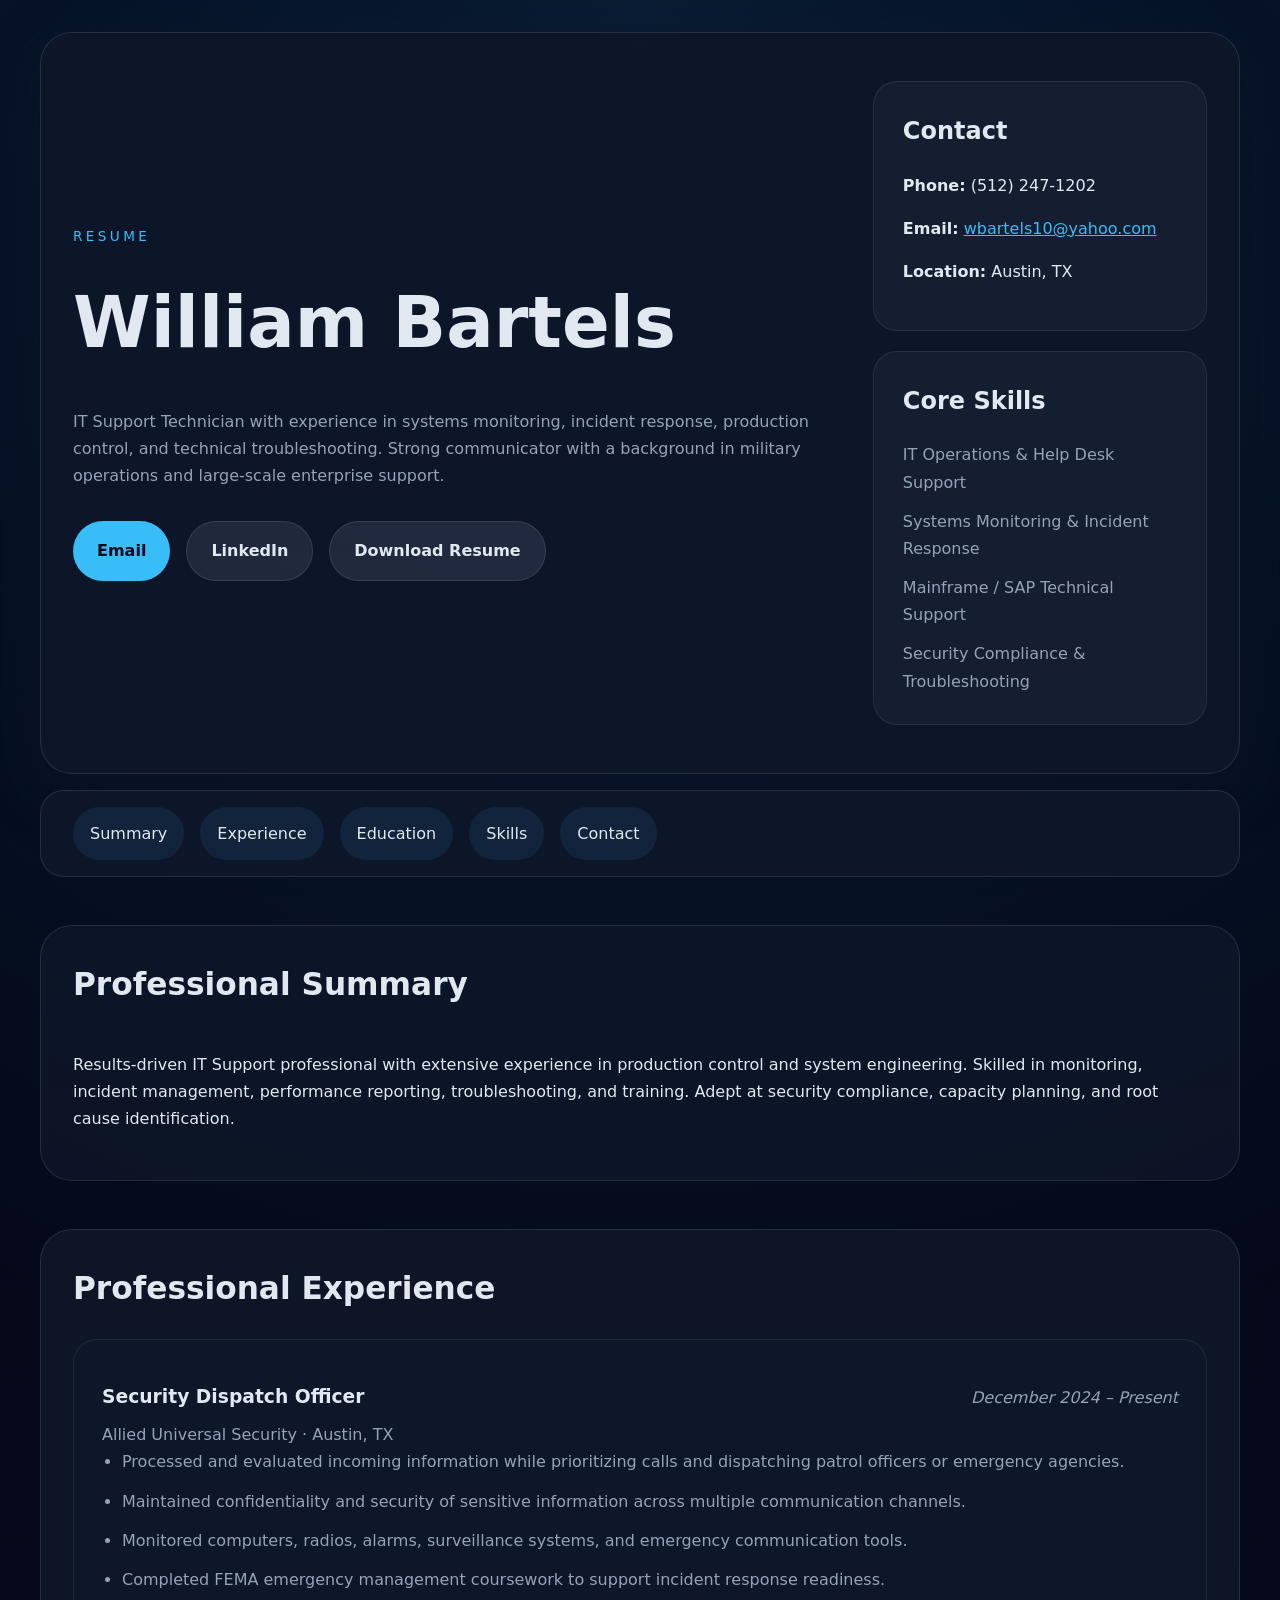
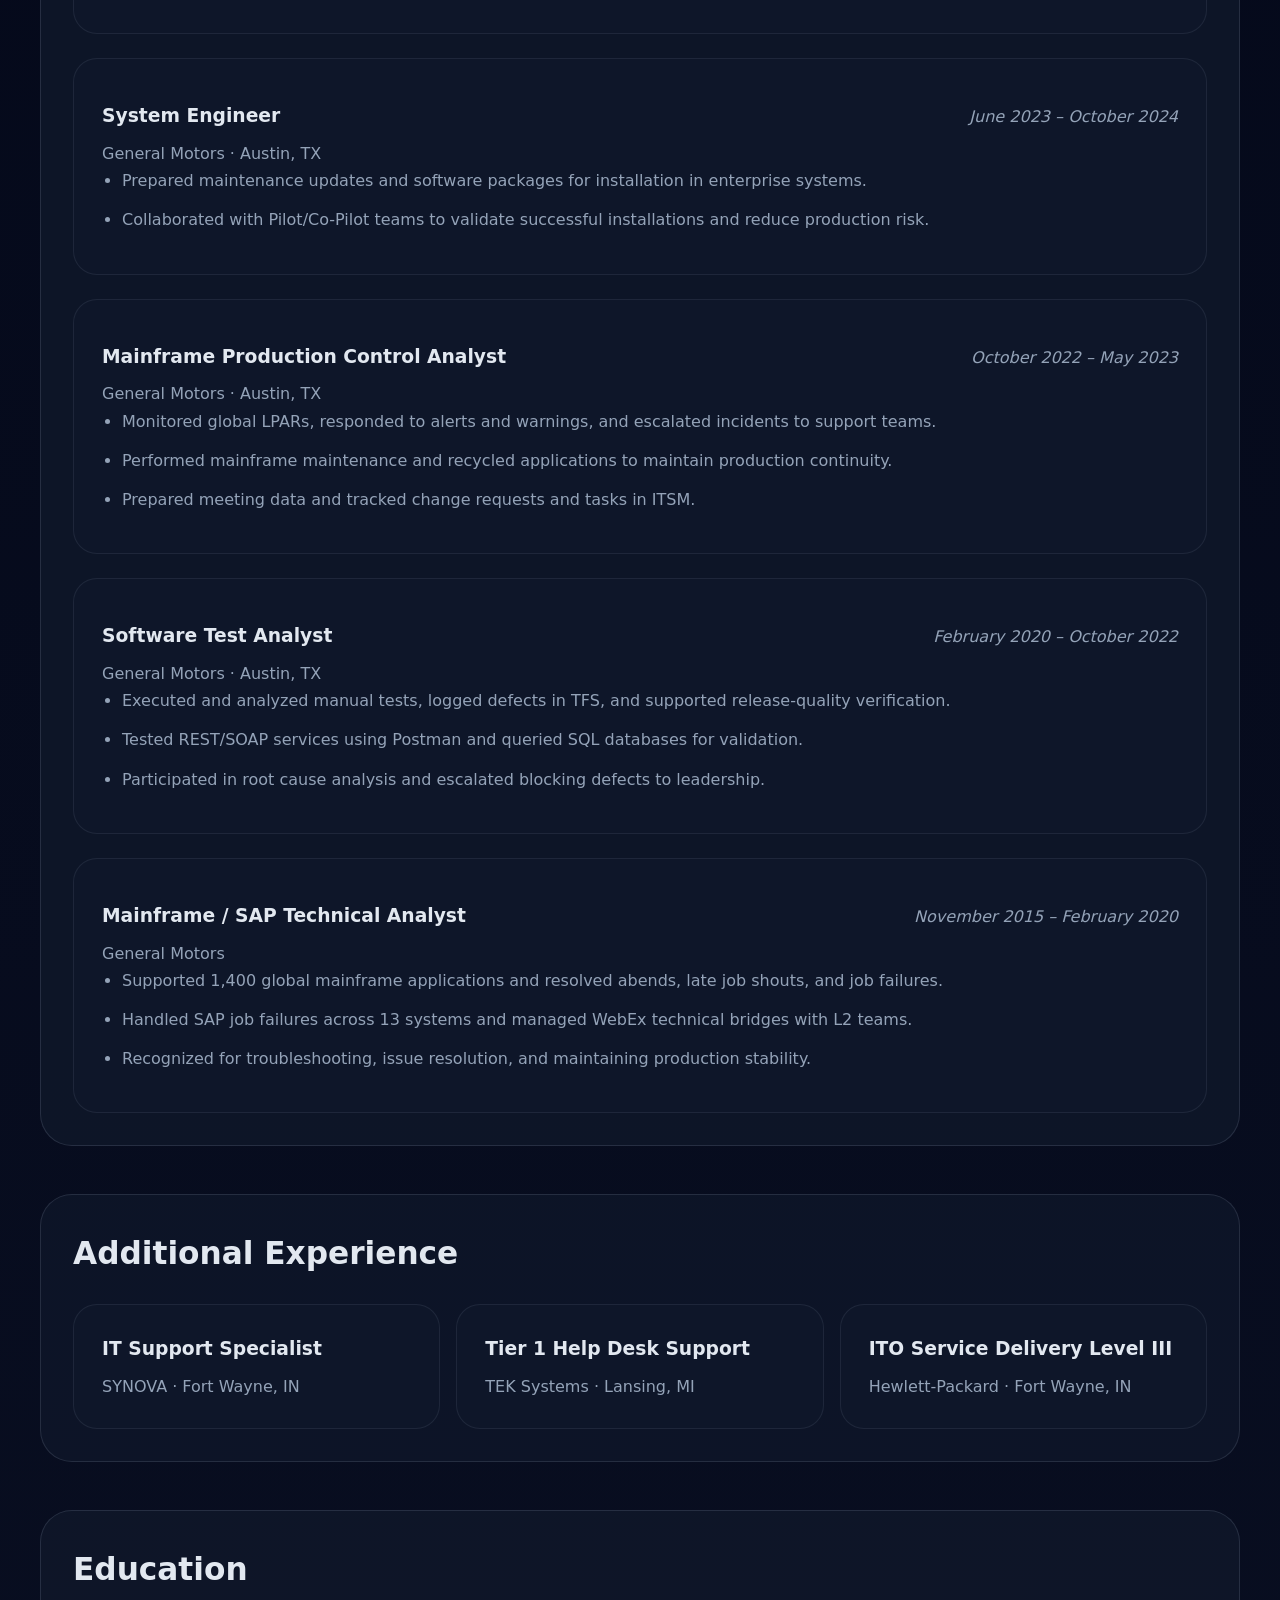
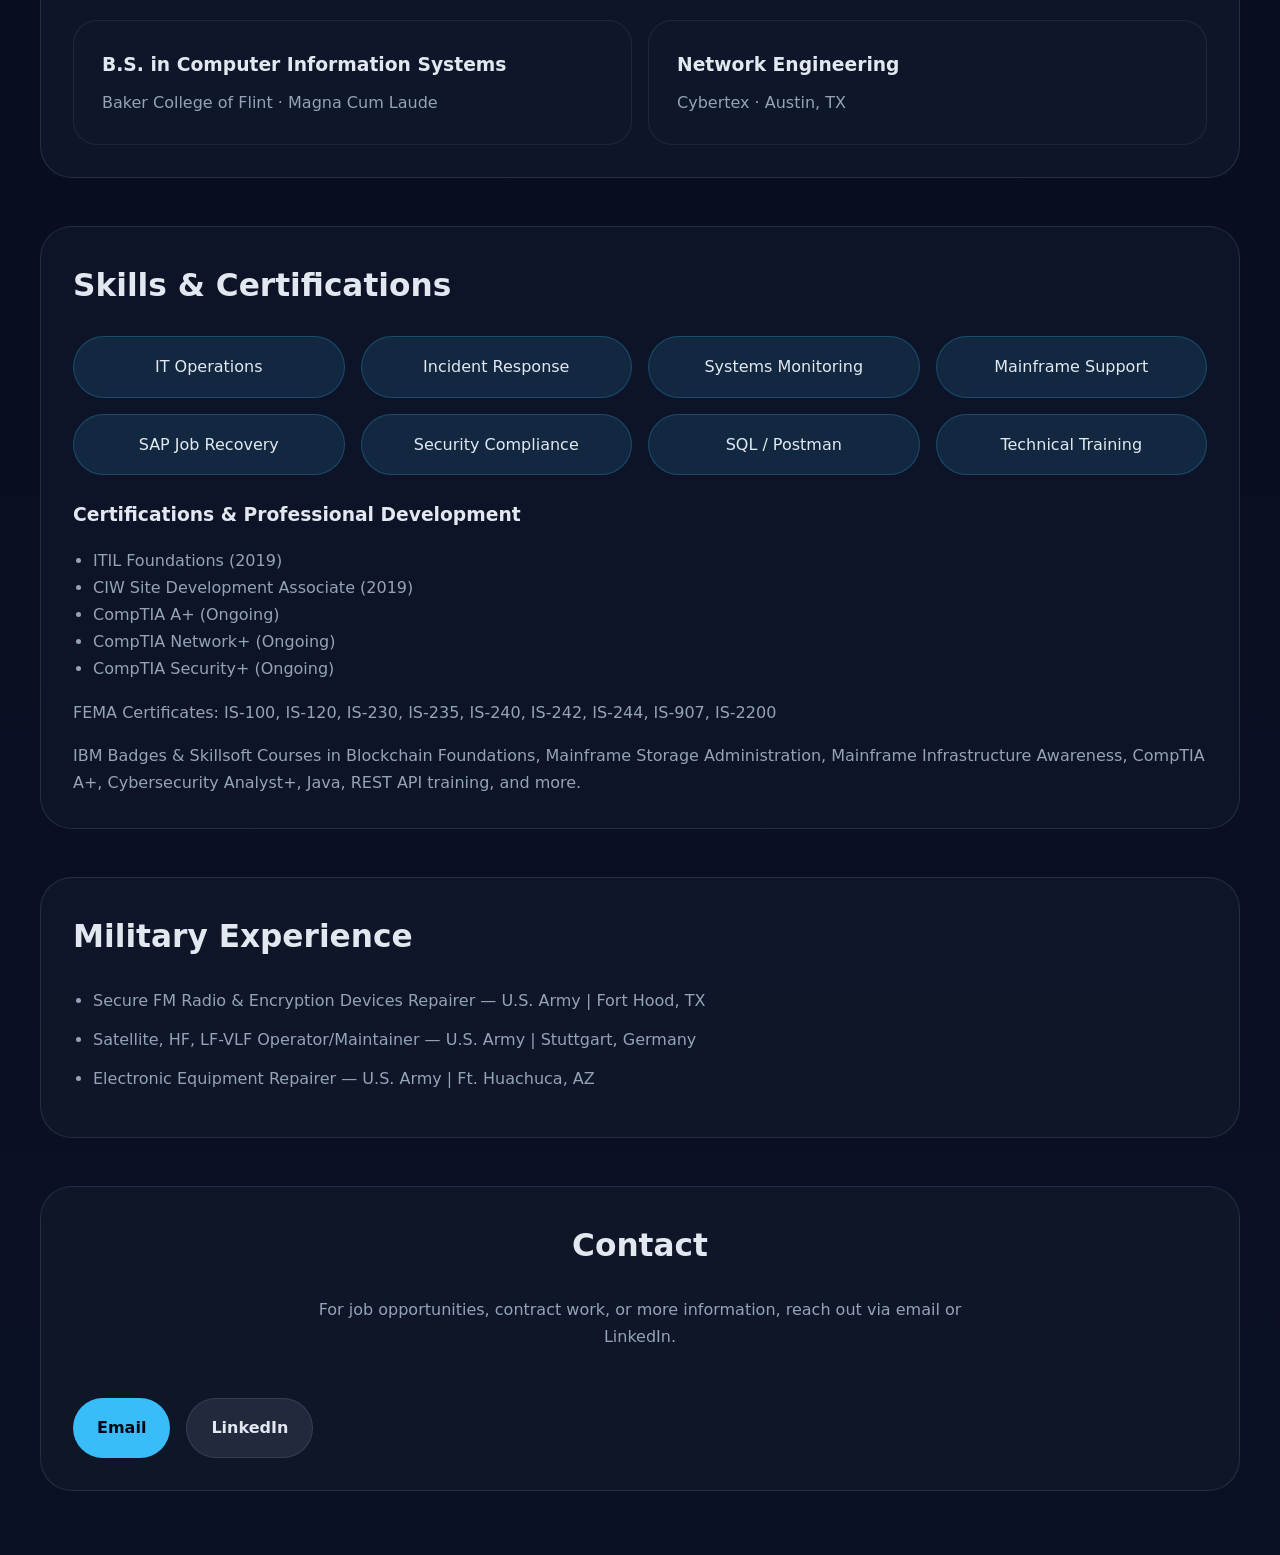
<file: index.html>
<!DOCTYPE html>
<html lang="en">
<head>
  <meta charset="UTF-8" />
  <meta name="viewport" content="width=device-width, initial-scale=1.0" />
  <title>William Bartels | IT Support Technician</title>
  <link rel="stylesheet" href="styles.css" />
</head>
<body>
  <div class="site-shell">
    <header class="hero">
      <div class="hero-content">
        <p class="eyebrow">Resume</p>
        <h1>William Bartels</h1>
        <p class="hero-copy">IT Support Technician with experience in systems monitoring, incident response, production control, and technical troubleshooting. Strong communicator with a background in military operations and large-scale enterprise support.</p>
        <div class="hero-actions">
          <a class="btn btn-primary" href="mailto:wbartels10@yahoo.com">Email</a>
          <a class="btn btn-secondary" href="https://www.linkedin.com/in/william-bartels-4a3b2683" target="_blank" rel="noopener">LinkedIn</a>
          <a class="btn btn-secondary" href="resume.pdf" download>Download Resume</a>
        </div>
      </div>
      <div class="hero-meta">
        <div class="meta-card">
          <h2>Contact</h2>
          <p><strong>Phone:</strong> (512) 247-1202</p>
          <p><strong>Email:</strong> <a href="mailto:wbartels10@yahoo.com">wbartels10@yahoo.com</a></p>
          <p><strong>Location:</strong> Austin, TX</p>
        </div>
        <div class="meta-card">
          <h2>Core Skills</h2>
          <ul>
            <li>IT Operations & Help Desk Support</li>
            <li>Systems Monitoring & Incident Response</li>
            <li>Mainframe / SAP Technical Support</li>
            <li>Security Compliance & Troubleshooting</li>
          </ul>
        </div>
      </div>
    </header>

    <nav class="page-nav" aria-label="Resume section navigation">
      <a href="#summary">Summary</a>
      <a href="#experience">Experience</a>
      <a href="#education">Education</a>
      <a href="#skills">Skills</a>
      <a href="#contact">Contact</a>
    </nav>

    <main>
      <section id="summary" class="section section-bg">
        <div class="section-inner">
          <h2>Professional Summary</h2>
          <p>Results-driven IT Support professional with extensive experience in production control and system engineering. Skilled in monitoring, incident management, performance reporting, troubleshooting, and training. Adept at security compliance, capacity planning, and root cause identification.</p>
        </div>
      </section>

      <section id="experience" class="section">
        <div class="section-inner">
          <h2>Professional Experience</h2>

          <article class="experience-card">
            <div class="experience-header">
              <div>
                <h3>Security Dispatch Officer</h3>
                <p class="meta">Allied Universal Security · Austin, TX</p>
              </div>
              <p class="date">December 2024 – Present</p>
            </div>
            <ul>
              <li>Processed and evaluated incoming information while prioritizing calls and dispatching patrol officers or emergency agencies.</li>
              <li>Maintained confidentiality and security of sensitive information across multiple communication channels.</li>
              <li>Monitored computers, radios, alarms, surveillance systems, and emergency communication tools.</li>
              <li>Completed FEMA emergency management coursework to support incident response readiness.</li>
            </ul>
          </article>

          <article class="experience-card">
            <div class="experience-header">
              <div>
                <h3>System Engineer</h3>
                <p class="meta">General Motors · Austin, TX</p>
              </div>
              <p class="date">June 2023 – October 2024</p>
            </div>
            <ul>
              <li>Prepared maintenance updates and software packages for installation in enterprise systems.</li>
              <li>Collaborated with Pilot/Co-Pilot teams to validate successful installations and reduce production risk.</li>
            </ul>
          </article>

          <article class="experience-card">
            <div class="experience-header">
              <div>
                <h3>Mainframe Production Control Analyst</h3>
                <p class="meta">General Motors · Austin, TX</p>
              </div>
              <p class="date">October 2022 – May 2023</p>
            </div>
            <ul>
              <li>Monitored global LPARs, responded to alerts and warnings, and escalated incidents to support teams.</li>
              <li>Performed mainframe maintenance and recycled applications to maintain production continuity.</li>
              <li>Prepared meeting data and tracked change requests and tasks in ITSM.</li>
            </ul>
          </article>

          <article class="experience-card">
            <div class="experience-header">
              <div>
                <h3>Software Test Analyst</h3>
                <p class="meta">General Motors · Austin, TX</p>
              </div>
              <p class="date">February 2020 – October 2022</p>
            </div>
            <ul>
              <li>Executed and analyzed manual tests, logged defects in TFS, and supported release-quality verification.</li>
              <li>Tested REST/SOAP services using Postman and queried SQL databases for validation.</li>
              <li>Participated in root cause analysis and escalated blocking defects to leadership.</li>
            </ul>
          </article>

          <article class="experience-card">
            <div class="experience-header">
              <div>
                <h3>Mainframe / SAP Technical Analyst</h3>
                <p class="meta">General Motors</p>
              </div>
              <p class="date">November 2015 – February 2020</p>
            </div>
            <ul>
              <li>Supported 1,400 global mainframe applications and resolved abends, late job shouts, and job failures.</li>
              <li>Handled SAP job failures across 13 systems and managed WebEx technical bridges with L2 teams.</li>
              <li>Recognized for troubleshooting, issue resolution, and maintaining production stability.</li>
            </ul>
          </article>
        </div>
      </section>

      <section id="additional" class="section section-bg">
        <div class="section-inner">
          <h2>Additional Experience</h2>
          <div class="experience-grid">
            <div class="experience-card">
              <h3>IT Support Specialist</h3>
              <p class="meta">SYNOVA · Fort Wayne, IN</p>
            </div>
            <div class="experience-card">
              <h3>Tier 1 Help Desk Support</h3>
              <p class="meta">TEK Systems · Lansing, MI</p>
            </div>
            <div class="experience-card">
              <h3>ITO Service Delivery Level III</h3>
              <p class="meta">Hewlett-Packard · Fort Wayne, IN</p>
            </div>
          </div>
        </div>
      </section>

      <section id="education" class="section">
        <div class="section-inner">
          <h2>Education</h2>
          <div class="education-grid">
            <div class="education-card">
              <h3>B.S. in Computer Information Systems</h3>
              <p class="meta">Baker College of Flint · Magna Cum Laude</p>
            </div>
            <div class="education-card">
              <h3>Network Engineering</h3>
              <p class="meta">Cybertex · Austin, TX</p>
            </div>
          </div>
        </div>
      </section>

      <section id="skills" class="section section-bg">
        <div class="section-inner">
          <h2>Skills & Certifications</h2>
          <div class="skills-grid">
            <span>IT Operations</span>
            <span>Incident Response</span>
            <span>Systems Monitoring</span>
            <span>Mainframe Support</span>
            <span>SAP Job Recovery</span>
            <span>Security Compliance</span>
            <span>SQL / Postman</span>
            <span>Technical Training</span>
          </div>

          <div class="certifications">
            <h3>Certifications & Professional Development</h3>
            <ul>
              <li>ITIL Foundations (2019)</li>
              <li>CIW Site Development Associate (2019)</li>
              <li>CompTIA A+ (Ongoing)</li>
              <li>CompTIA Network+ (Ongoing)</li>
              <li>CompTIA Security+ (Ongoing)</li>
            </ul>
            <p class="cert-detail">FEMA Certificates: IS-100, IS-120, IS-230, IS-235, IS-240, IS-242, IS-244, IS-907, IS-2200</p>
            <p class="cert-detail">IBM Badges & Skillsoft Courses in Blockchain Foundations, Mainframe Storage Administration, Mainframe Infrastructure Awareness, CompTIA A+, Cybersecurity Analyst+, Java, REST API training, and more.</p>
          </div>
        </div>
      </section>

      <section id="military" class="section">
        <div class="section-inner">
          <h2>Military Experience</h2>
          <ul class="bullet-list">
            <li>Secure FM Radio & Encryption Devices Repairer — U.S. Army | Fort Hood, TX</li>
            <li>Satellite, HF, LF-VLF Operator/Maintainer — U.S. Army | Stuttgart, Germany</li>
            <li>Electronic Equipment Repairer — U.S. Army | Ft. Huachuca, AZ</li>
          </ul>
        </div>
      </section>

      <section id="contact" class="section section-cta">
        <div class="section-inner">
          <h2>Contact</h2>
          <p>For job opportunities, contract work, or more information, reach out via email or LinkedIn.</p>
          <div class="hero-actions">
            <a class="btn btn-primary" href="mailto:wbartels10@yahoo.com">Email</a>
            <a class="btn btn-secondary" href="https://www.linkedin.com/in/william-bartels-4a3b2683" target="_blank" rel="noopener">LinkedIn</a>
          </div>
        </div>
      </section>
    </main>
  </div>
  <script src="script.js"></script>
</body>
</html>
</file>
<file: styles.css>
:root {
  color-scheme: dark;
  --bg: #0f172a;
  --surface: rgba(15, 23, 42, 0.95);
  --surface-strong: #111827;
  --text: #e2e8f0;
  --muted: #94a3b8;
  --accent: #38bdf8;
  --accent-strong: #0ea5e9;
  --border: rgba(148, 163, 184, 0.18);
  --shadow: 0 20px 60px rgba(15, 23, 42, 0.45);
  font-family: Inter, system-ui, -apple-system, BlinkMacSystemFont, "Segoe UI", sans-serif;
}

* {
  box-sizing: border-box;
}

html, body {
  margin: 0;
  min-height: 100%;
  background: radial-gradient(circle at top, rgba(56, 189, 248, 0.12), transparent 30%),
              linear-gradient(180deg, #020617 0%, #0b1124 100%);
  color: var(--text);
}

body {
  line-height: 1.7;
}

img, svg {
  max-width: 100%;
}

a {
  color: var(--accent);
}

button, a {
  transition: transform 0.2s ease, background-color 0.2s ease, color 0.2s ease;
}

.site-shell {
  width: min(1200px, calc(100% - 2rem));
  margin: 0 auto;
  padding: 2rem 0 4rem;
}

.hero {
  display: grid;
  gap: 2rem;
  padding: 3rem 2rem;
  border: 1px solid var(--border);
  border-radius: 32px;
  background: rgba(15, 23, 42, 0.9);
  box-shadow: var(--shadow);
}

@media (min-width: 860px) {
  .hero {
    grid-template-columns: 2.3fr 1fr;
    align-items: center;
  }
}

.eyebrow {
  text-transform: uppercase;
  letter-spacing: 0.25em;
  color: var(--accent);
  margin: 0 0 1rem;
  font-size: 0.85rem;
}

.hero h1 {
  font-size: clamp(2.8rem, 6vw, 4.4rem);
  margin: 0;
}

.hero-copy {
  max-width: 48rem;
  margin: 1.5rem 0 2rem;
  color: var(--muted);
}

.hero-actions {
  display: flex;
  flex-wrap: wrap;
  gap: 1rem;
}

.page-nav {
  display: flex;
  flex-wrap: wrap;
  gap: 1rem;
  margin: 1rem 0 0;
  padding: 1rem 2rem;
  border-radius: 24px;
  background: rgba(15, 23, 42, 0.9);
  border: 1px solid var(--border);
}

.page-nav a {
  color: var(--text);
  text-decoration: none;
  padding: 0.75rem 1rem;
  border-radius: 999px;
  background: rgba(56, 189, 248, 0.09);
  border: 1px solid transparent;
}

.page-nav a:hover,
.page-nav a:focus-visible {
  border-color: rgba(56, 189, 248, 0.3);
}

.btn {
  display: inline-flex;
  align-items: center;
  justify-content: center;
  padding: 0.95rem 1.5rem;
  border-radius: 999px;
  text-decoration: none;
  font-weight: 600;
}

.btn:hover {
  transform: translateY(-2px);
}

.btn-primary {
  background: var(--accent);
  color: #020617;
}

.btn-secondary {
  background: rgba(148, 163, 184, 0.14);
  color: var(--text);
  border: 1px solid var(--border);
}

.hero-meta {
  display: grid;
  gap: 1.25rem;
}

.meta-card {
  padding: 1.8rem;
  border-radius: 24px;
  background: rgba(226, 232, 240, 0.04);
  border: 1px solid rgba(255, 255, 255, 0.08);
}

.meta-card h2 {
  margin-top: 0;
}

.meta-card ul {
  list-style: none;
  padding: 0;
  margin: 1rem 0 0;
  display: grid;
  gap: 0.75rem;
}

.meta-card li {
  color: var(--muted);
}

.section {
  margin-top: 3rem;
  padding: 2rem;
  border-radius: 32px;
  background: rgba(15, 23, 42, 0.88);
  border: 1px solid var(--border);
}

.section-bg {
  background: rgba(15, 23, 42, 0.74);
}

.section-inner {
  display: grid;
  gap: 1.5rem;
}

.section h2 {
  margin: 0;
  font-size: 1.95rem;
}

.experience-card,
.education-card {
  padding: 1.75rem;
  border-radius: 24px;
  background: rgba(15, 23, 42, 0.95);
  border: 1px solid rgba(148, 163, 184, 0.12);
}

.experience-header {
  display: flex;
  flex-wrap: wrap;
  justify-content: space-between;
  gap: 1rem;
  align-items: baseline;
}

.experience-card h3,
.education-card h3 {
  margin: 0 0 0.5rem;
}

.meta {
  margin: 0;
  color: var(--muted);
}

.date {
  color: var(--muted);
  font-style: italic;
}

.experience-card ul,
.bullet-list {
  margin: 0;
  padding-left: 1.25rem;
  color: var(--muted);
}

.experience-card li,
.bullet-list li {
  margin-bottom: 0.75rem;
}

.education-grid,
.skills-grid,
.experience-grid {
  display: grid;
  gap: 1rem;
}

@media (min-width: 860px) {
  .experience-grid {
    grid-template-columns: repeat(3, minmax(0, 1fr));
  }
}

@media (min-width: 720px) {
  .education-grid {
    grid-template-columns: repeat(2, minmax(0, 1fr));
  }
  .skills-grid {
    grid-template-columns: repeat(4, minmax(0, 1fr));
  }
}

.skills-grid span {
  padding: 1rem 1.15rem;
  border-radius: 999px;
  display: inline-flex;
  justify-content: center;
  background: rgba(56, 189, 248, 0.12);
  color: var(--text);
  border: 1px solid rgba(56, 189, 248, 0.24);
}

.certifications {
  display: grid;
  gap: 1rem;
}

.certifications h3 {
  margin: 0;
}

.certifications ul {
  margin: 0;
  padding-left: 1.25rem;
  color: var(--muted);
}

.cert-detail {
  margin: 0;
  color: var(--muted);
}

.section-cta {
  text-align: center;
}

.section-cta p {
  color: var(--muted);
  max-width: 44rem;
  margin: 0 auto 1.5rem;
}

@media (max-width: 720px) {
  .site-shell {
    width: calc(100% - 1.5rem);
  }
  .skills-grid {
    grid-template-columns: repeat(2, minmax(0, 1fr));
  }
  .experience-header {
    flex-direction: column;
    align-items: flex-start;
  }
}
</file>
